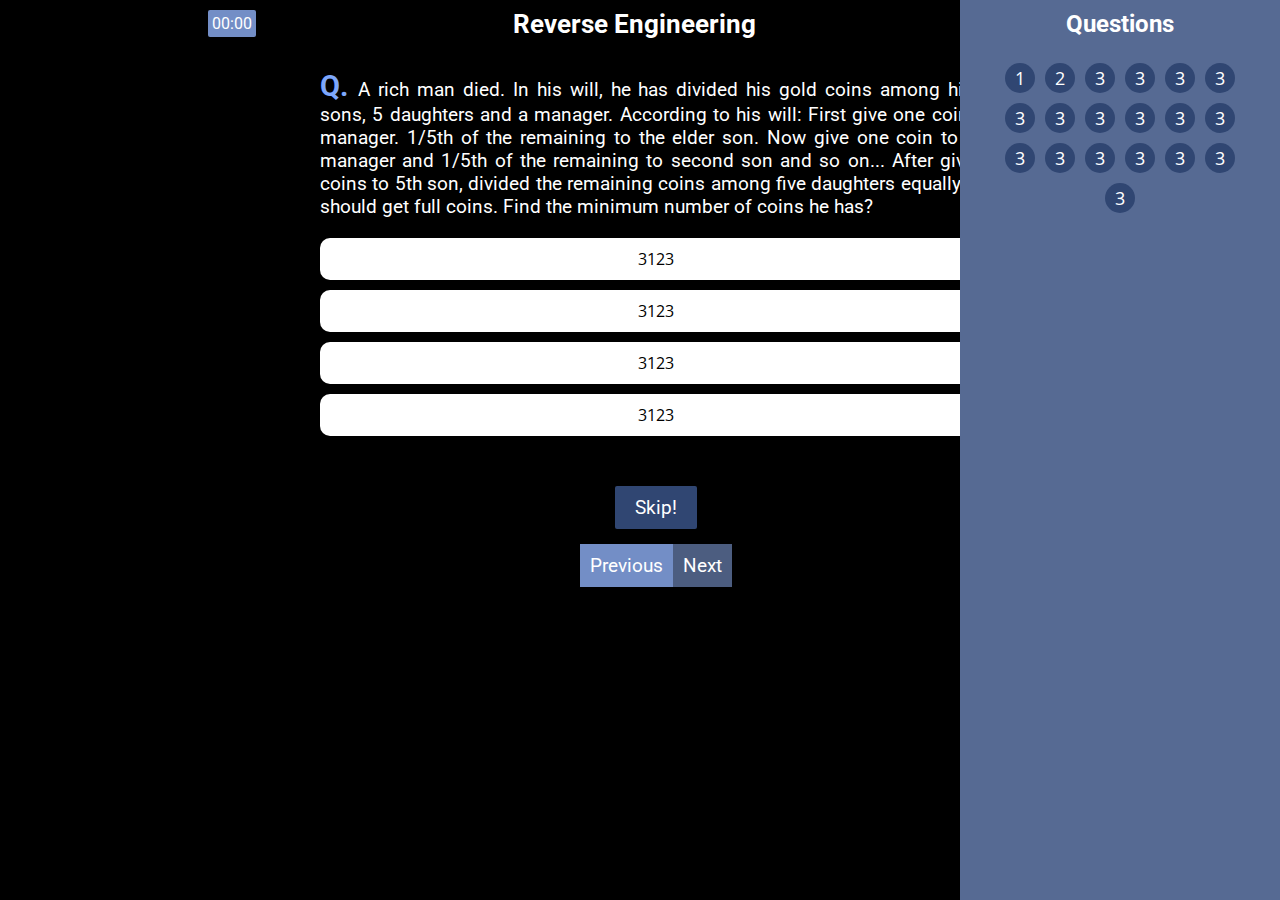
<file: index.html>
<!DOCTYPE html>
<html>
<head>
  <title>Reverse Engineering Quiz</title>
  <meta charset="utf-8">
  <meta name="viewport" content="width=device-width, initial-scale=1.0">
  <link rel="stylesheet" href="style.css" type="text/css">
</head>
<body>
  <div id="overlay">
    <h1>Are you sure that you want to finish?</h1>
    <div class="quit-buttons">
      <span class="dont-quit">Return</span>
      <span class="yes-quit">Finish!</span>
    </div>
  </div>
  <div id="top">
    <div class="time-bar">
      <div class="bar"></div>
    </div>
    <div class="top-bar">
      <div class="time"></div>
      <div class="list-icon">
        Questions
      </div>
      <div class="title">
        Reverse Engineering
      </div>
      <div class="quit">
        Finish
      </div>
    </div>
  </div>
  <div id="bottom">
    <div class="left">
      Previous
    </div>
    <div class="time"></div>
    <div class="right">
      Next
    </div>
  </div>
  <div id="ques-list">
    <div class="cross">
      <img height="40px" width="40px" src="close.svg">
    </div>
    <div class="ques-list-title">
      Questions
    </div>
    <div class="ques-nums">
      <span class="q1">1</span>
      <span class="q2">2</span>
      <span class="q3">3</span>
      <span class="q3">3</span>
      <span class="q3">3</span>
      <span class="q3">3</span>
      <span class="q3">3</span>
      <span class="q3">3</span>
      <span class="q3">3</span>
      <span class="q3">3</span>
      <span class="q3">3</span>
      <span class="q3">3</span>
      <span class="q3">3</span>
      <span class="q3">3</span>
      <span class="q3">3</span>
      <span class="q3">3</span>
      <span class="q3">3</span>
      <span class="q3">3</span>
      <span class="q3">3</span>

    </div>
  </div>
  <div id="container">
    <div class="question">
       A rich man died. In his will, he has divided his gold coins among his 5 sons, 5 daughters and a manager. According to his will: First give one coin to manager. 1/5th of the remaining to the elder son. Now give one coin to the manager and 1/5th of the remaining to second son and so on... After giving coins to 5th son, divided the remaining coins among five daughters equally. All should get full coins. Find the minimum number of coins he has?
    </div>
    <div class="options">
      <ul>
        <li>
          <input type="radio" name="option" id="option1"><label for="option1">3123</label>
        </li>
        <li>
          <input type="radio" name="option" id="option2"><label for="option2">3123</label>
        </li>
        <li>
          <input type="radio" name="option" id="option3"><label for="option3">3123</label>
        </li>
        <li>
          <input type="radio" name="option" id="option4"><label for="option4">3123</label>
        </li>
      </ul>
    </div>
    <div class="reset_btn">
      <div class="skip">Skip!</div>
    </div>
    <div class="prev-next">
      <div class="prev">Previous</div>
      <div class="next">Next</div>      
    </div>
  </div>
    <script src="script.js"></script>
</body>
</html>
</file>
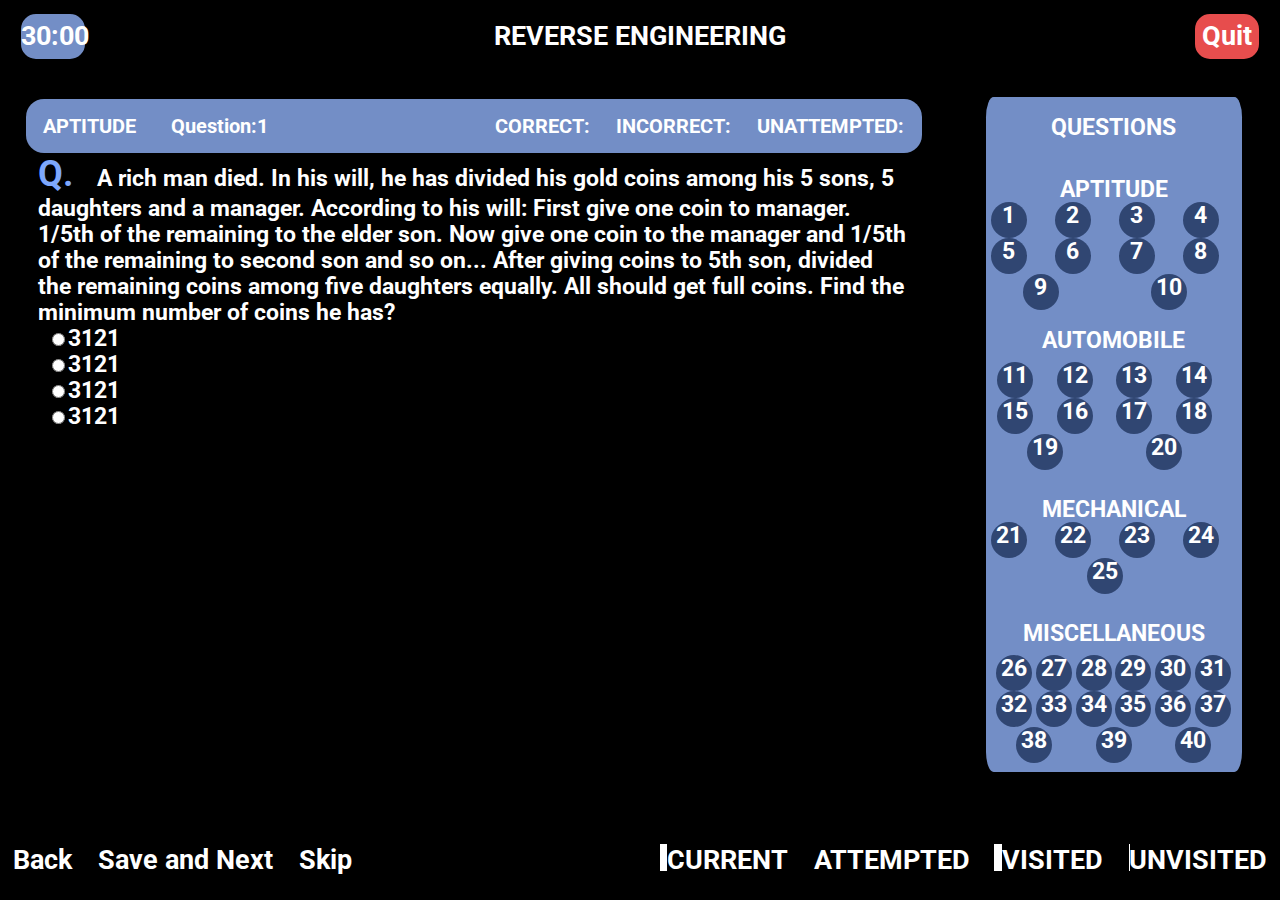
<file: revengg_desktop/index.html>
<!DOCTYPE html>
<html>
<head>
	<meta name="viewport" content="width=device-width, initial-scale=1">
	<title>REVERSE ENGINEERING 2018</title>
	<link rel="stylesheet" href="style.css" type="text/css">
</head>
<body>
	<div class="container">
		<div class="top-bar">
			<div class="time-display">30:00</div>
			<div class="rev-engg-display">REVERSE ENGINEERING</div>
			<div class="quit-display">Quit</div>
		</div>
		<div class="question-type-display">
			<div class="type">APTITUDE</div>
			<div class="question">Question:1 </div>
			<div class="information">
				<div class="correct">CORRECT:</div>
				<div class="incorrect">INCORRECT:</div>
				<div class="unattempted">UNATTEMPTED:</div>
			</div>
		</div>
		<div class="question-window-wrapper">
			<div class="question-display-window">
				<span class="q">Q.</span>
				<span class="question-display">A rich man died. In his will, he has divided his gold coins among his 5 sons, 5 daughters and a manager. According to his will: First give one coin to manager. 1/5th of the remaining to the elder son. Now give one coin to the manager and 1/5th of the remaining to second son and so on... After giving coins to 5th son, divided the remaining coins among five daughters equally. All should get full coins. Find the minimum number of coins he has? 
				</span>
				<label class="option">
					<input type="radio" name="radio">3121
				</label>
				<label class="option">
					<input type="radio" name="radio">3121
				</label>
				<label class="option">
					<input type="radio" name="radio">3121
				</label>
				<label class="option">
					<input type="radio" name="radio">3121
				</label>
			</div>
			<div class="question-no-display"> QUESTIONS
				<div class="question-no-wrapper">
					APTITUDE
					<div class="aptitude">
						<div class="aptitude-questions">1</div>
						<div class="aptitude-questions">2</div>
						<div class="aptitude-questions">3</div>
						<div class="aptitude-questions">4</div>
						<div class="aptitude-questions">5</div>
						<div class="aptitude-questions">6</div>
						<div class="aptitude-questions">7</div>
						<div class="aptitude-questions">8</div>
						<div class="aptitude-questions">9</div>
						<div class="aptitude-questions">10</div>
					</div>
				</div>
				<div class="question-no-wrapper">
					AUTOMOBILE
					<div class="automobile">
						<div class="automobile-questions">11</div>
						<div class="automobile-questions">12</div>
						<div class="automobile-questions">13</div>
						<div class="automobile-questions">14</div>
						<div class="automobile-questions">15</div>
						<div class="automobile-questions">16</div>
						<div class="automobile-questions">17</div>
						<div class="automobile-questions">18</div>
						<div class="automobile-questions">19</div>
						<div class="automobile-questions">20</div>
					</div>
				</div>
				<div class="question-no-wrapper">
					MECHANICAL
					<div class="mechanical">
						<div class="mechanical-questions">21</div>
						<div class="mechanical-questions">22</div>
						<div class="mechanical-questions">23</div>
						<div class="mechanical-questions">24</div>
						<div class="mechanical-questions">25</div>
					</div>
				</div>
				<div class="question-no-wrapper">
					MISCELLANEOUS
					<div class="miscellaneous">
						<div class="miscellaneous-questions">26</div>
						<div class="miscellaneous-questions">27</div>
						<div class="miscellaneous-questions">28</div>
						<div class="miscellaneous-questions">29</div>
						<div class="miscellaneous-questions">30</div>
						<div class="miscellaneous-questions">31</div>
						<div class="miscellaneous-questions">32</div>
						<div class="miscellaneous-questions">33</div>
						<div class="miscellaneous-questions">34</div>
						<div class="miscellaneous-questions">35</div>
						<div class="miscellaneous-questions">36</div>
						<div class="miscellaneous-questions">37</div>
						<div class="miscellaneous-questions">38</div>
						<div class="miscellaneous-questions">39</div>
						<div class="miscellaneous-questions">40</div>
					</div>
				</div>
			</div>
		</div>
		<div class="other-options">
			<div class="back">Back</div>
			<div class="save">Save and Next</div>
			<div class="skip">Skip</div>
			<div class="current">
				<div class="current-color"></div>
				<div class="current-text">CURRENT</div>
			</div>
			<div class="attempted">
				<div class="attempted-color"></div>
				<div class="attempted-text">ATTEMPTED</div>
			</div>
			<div class="visited">
				<div class="visited-color"></div>
				<div class="visited-text">VISITED</div>
			</div>
			<div class="unvisited">
				<div class="unvisited-color"></div>
				<div class="unvisited-text">UNVISITED</div>
			</div>
		</div>
		
	</div>

	<script type="text/javascript">script.js</script>

</body>
</html>
</file>
<file: style.css>
@import url('https://fonts.googleapis.com/css?family=Open+Sans|Roboto');

html, body {
  width: 100%;
  margin: 0;
  padding: 0;
  background-color: #000;
  color: #fff;
  display: flex;
  flex-direction: column;
  align-items: center;
}
#overlay {
  z-index: 9999;
  position: absolute;
  background: rgba(0,0,0,0.8);
  height: 100%;
  width: 100%;
  flex-direction: column;
  align-items: center;
  justify-content: center;
  font-family: 'Roboto', sans-serif;
  display: none;
}
.dont-quit, .yes-quit {
  padding: 5px 10px 5px 10px;
  border-radius: 3px;
  margin: 10px;
  font-size: 1.5em;
  cursor: pointer;
}
.dont-quit {
  background: #738EC6;
}
.yes-quit {
  background: #E74D4D;
}
#top {
  width: 100%;
  display: flex;
  flex-direction: column;
  align-items: center;
  margin-bottom: 30px;
}
#top .time-bar {
  align-self: left;
  width: 0%;
  height: 3px;
  background-color: #738EC6;
  margin-bottom: 5px;
  -webkit-transition: all 0.1s ease-in-out;
  -moz-transition: all 0.1s ease-in-out;
  -o-transition: all 0.1s ease-in-out;
  transition: all 0.1s ease-in-out;
}
#top .top-bar {
  width: 90%;
  display: flex;
  justify-content: space-between;
  font-family: 'Roboto', sans-serif;
  align-items: center;
}
#top .top-bar .time {
  background: #738EC6;
  padding: 4px;
  border-radius: 2px;
  display: none;
}
#top .top-bar .title {
  font-weight: bold;
}
#top .top-bar .quit {
  cursor: pointer;
  background: #E74D4D;
  padding: 4px;
  border-radius: 2px;
}
#top .top-bar .list-icon {
  background: #738EC6;
  padding: 4px;
  border-radius: 2px;
  cursor: pointer;
}

#container {
  width: 90%;
  box-sizing: border-box;
}
#left, #right {
  height: 100%;
  width: 10%;
  position: absolute;
  top: 0;
  display: flex;
  align-items: center;
}
.question::before {
  content: 'Q. ';
  font-size: 1.5em;
  font-weight: bolder;
  color: #7DA7FC;
}
.question {
  font-family: 'Roboto', sans-serif;
}
.options {
  margin-top: 20px;
  font-family: 'Open Sans', sans-serif;
  text-align: center;
  margin-bottom: 50px;
}
.options ul {
  list-style: none;
  margin: 0;
  padding: 0;
}
.options ul li {
  display: block;
}
.options input {
  display: none;
}
.options label {
  cursor: pointer;
  display: block;
  color: #fff;
  margin: auto;
  width: 100%;
  padding: 10px 0 10px 0;
  background-color: #fff;
  color: #000;
  margin-bottom: 10px;
  border-radius: 10px;
  -webkit-transition: 0.2s all ease-in-out;
  -moz-transition: 0.2s all ease-in-out;
  -o-transition: 0.2s all ease-in-out;
  transition: 0.2s all ease-in-out;
}
.options input:checked + label {
  background: #738EC6;
  color: #fff;
}
#bottom {
  position: fixed;
  bottom: 0;
  left: 0;
  width: 100%;
  height: 30px;
  background: #738EC6;
  display: flex;
  align-items: center;
  justify-content: space-around;
  cursor: pointer;
}
#bottom .left img {
  height: 100%;
  transform: rotateZ(-90deg);
}
#bottom .left {
  flex-grow: 1;
  text-align: center;
}
#bottom .right {
  flex-grow: 1;
  text-align: center;
}
#bottom .time {
  background: #566A93;
  text-align: center;
  width: 30%;
  margin: auto;
  height: 100%;
  line-height: 30px;
  vertical-align: middle;
  /*padding-top: 9px;*/
 /* padding: 4px;*/
  border-radius: 2px;
}
#bottom .list-icon {
  text-align: center;
  flex-grow: 1;
  height: 100%;
  background-color: #566A93;
}
#bottom .right img {
  height: 100%;
  transform: rotateZ(90deg);
}
#ques-list {
  padding-top: 10px;
  position: fixed;
  right: 0;
  min-height: 100%;
  width: 100%;
  background-color: #566A93;
  display: flex;
  flex-direction: column;
  align-items: center;
  -webkit-transition: 0.25s all cubic-bezier(0.71, 0.04, 0.1, 0.93);
  -moz-transition: 0.25s all cubic-bezier(0.71, 0.04, 0.1, 0.93);
  -o-transition: 0.25s all cubic-bezier(0.71, 0.04, 0.1, 0.93);
  transition: 0.25s all cubic-bezier(0.71, 0.04, 0.1, 0.93);
}
#ques-list .cross {
  position: absolute;
  top: 5px;
  right: 5px;
  cursor: pointer;
}
#ques-list .ques-list-title {
  font-family: 'Roboto', sans-serif;
  font-weight: bold;
  font-size: 1.5em;
  text-align: center;
  margin-bottom: 20px;
}
#ques-list .ques-nums {
  width: 50%;
  display: flex;
  justify-content: center;
  font-family: 'Open Sans', sans-serif;
  flex-wrap: wrap;
}
#ques-list .ques-nums span {
  cursor: pointer;
  padding: 5px;
  font-size: 18px;
  height: 20px;
  width: 20px;
  margin: 5px;
  display: flex;
  justify-content: center;
  align-items: center;
  background-color: #304672;
  color: #fff;
  border-radius: 50%;
}
.prev-next {
  display: none;
}

.reset_btn {
  align-self: center;
  align-items: center;
  justify-content: center;
  display: flex;
  margin-bottom: 100px;
}

.skip {
  color: #fff;
  font-family: 'Roboto', sans-serif;
  background: #304672;
  padding: 10px 20px 10px 20px;
  border-radius: 2px;
  cursor: pointer;
}

@media only screen and (min-device-width: 700px) {
  #top {
    align-self: left;
    width: 75%;
  }
  #bottom {
    display: none;
  }
  #container {
    align-self: left;
    width: 70%;
    margin-left: 2.5%;
  }
  #container .options {
    align-self: center;
  }
  /*#container .options input {
    visibility: hidden;
  }
  #container .options label {
    cursor: pointer;
    -webkit-transition: 0.5s all ease-in-out;
    -moz-transition: 0.5s all ease-in-out;
    -o-transition: 0.5s all ease-in-out;
    transition: 0.5s all ease-in-out;
  }
  #container .options label:hover {
    background-color: #efefef;
  }
  #container .options label:selected {
    background-color: #000;
  }*/
  #ques-list {
    position: fixed;
    right: 0;
    top: 0;
    width: 25%;
  }
  #ques-list .ques-nums {
    width: 80%;
  }
  .prev-next {
    align-self: center;
    align-items: center;
    justify-content: center;
    display: flex;
    color: #fff;
    font-family: 'Roboto', sans-serif;
  }
  .prev {
    background: #738EC6;
    padding: 10px;
    cursor: pointer;
  }
  .next {
    background: #4C5D80;
    padding: 10px;
    cursor: pointer;
  }
  #ques-list .cross {
    display: none;
  }
  .reset_btn {
    margin-bottom: 15px;
  }
  #top .top-bar .title {
    font-size: 1.6em
  }
  .question::before {
    font-size: 1.5em;
    font-weight: bolder;
    color: #7DA7FC;
  }
  .question {
    font-size: 1.2em;
    width: 75%;
    text-align: justify;
    margin: auto;
  }
  #top .top-bar .quit {
    cursor: pointer;
    font-size: 1.2em;
  }
  .options label {
    width: 75%;
  }
  .skip, .prev, .next {
    font-size: 1.2em;
  }
  #top .top-bar .time {
    display: inline-block;
  }
  #top .top-bar .list-icon {
    display: none;
  }
}
</file>
<file: revengg_desktop/style.css>
@import url('https://fonts.googleapis.com/css?family=Open+Sans|Roboto');
html,body {
	height: 100%;
	width: 100%;
	margin: 0;
	padding: 0;
	background-color: #000;
	color: #fff;
}
body {
	display: flex;
	flex-direction: column;
	/*justify-content: center;*/
	align-items: center;
}
/*-----------------CSS STYLING FOR THE TOP-BAR---------------*/
.top-bar {
	width: 100%;
	height: 8vh;
	background: #000;
	display: flex;
	flex-direction: row;
	justify-content: space-around;
	align-items: center;
}
.time-display {
	font-family: 'Roboto', sans-serif;
	font-size: 3vh;
	font-weight: bold;
	background-color: #738EC6;
	height: 5vh;
	width: 5%;
	text-align: center;
	border: black solid 3px;
	line-height: 5vh;
	border-radius: 2vh;
	margin-right: 29vw;
}
.rev-engg-display {
	font-family: 'Roboto', sans-serif;
	font-size: 3vh;
	font-weight: bold;
}
.quit-display {
	font-family: 'Roboto', sans-serif;
	font-size: 3vh;
	font-weight: bold;
	cursor: pointer;
  	background: #E74D4D;
  	height: 5vh;
  	width: 5%;
  	text-align: center;
	line-height: 5vh;
	border: black solid 3px;
	border-radius: 2vh;
	margin-left: 29vw;
}

/* CSS STYLING FOR QUESTION TYPE DISPLAY */

.question-type-display {
	font-family: 'Roboto', sans-serif;
	font-size: 2.2vh;
	font-weight: bold;
	margin-top: 3vh;
	margin-left: 2vw;
	width: 70%;
	height: 6vh;
	background: #738EC6;
	display: flex;
	flex-direction: row;
	justify-content: space-around;
	align-items: center;
	border-radius: 2vh;
}
.information {
	margin-left: 15vw;
	display: flex;
	flex-direction: row;
	justify-content: space-between;
	align-items: center;
	width: 32vw;
}

/* CSS STYLING FOR QUESTION WINDOW DISPLAY */
.question-window-wrapper {
	font-family: 'Roboto', sans-serif;
	font-size: 2.5vh;
	font-weight: bold;
	display: flex;
	flex-direction: row;
	justify-content: space-around;
	align-items: center;
}

.question-display-window {
	width: 68%;
	height: 76vh;
	/*margin-left: 2vw;*/
	background: #000;
}
.q {
	font-family: 'Roboto', sans-serif;
	font-size: 4vh;
	font-weight: bold;
	margin-right: 2vh;
	height: 90vh;
	color: #7DA7FC;
}
.question-display {
	margin-right: 6vh;
	text-align: justify;

}
.option {
	display: block;
	margin-left: 1vh;
}


/* CSS STYLING FOR QUESTION NO. DISPLAY*/
.question-no-display {
	background: #738EC6;
	border-radius: 3%;
	display: flex;
	flex-direction: column;
	justify-content: space-around;
	align-items: center;
	flex-wrap: wrap;
	width: 20%;
	height: 75vh;
	margin-top: -13.5vh;
}
.question-no-wrapper {
	display: flex;
	flex-direction: column;
	justify-content: space-around;
	align-items: center;
	flex-wrap: wrap;
}
.aptitude {
	height: 10vh;
	display: flex;
	flex-direction: row;
	justify-content: space-around;
	align-items: center;
	flex-wrap: wrap;
}
.aptitude-questions {
	margin-right: 2vh;
	text-align: center;
	border-radius: 50%;
	cursor: pointer;
	width: 4vh;
	height: 4vh;
	background: #304672;
}
.automobile {
	padding: 1vh;
	height: 10vh;
	display: flex;
	flex-direction: row;
	justify-content: space-around;
	align-items: center;
	flex-wrap: wrap;
}
.automobile-questions {
	margin-right: 2vh;
	cursor: pointer;
	width: 4vh;
	height: 4vh;
	background: #304672;
	border-radius: 50%;
	text-align: center;
}
.mechanical {
	height: 7vh;
	display: flex;
	flex-direction: row;
	justify-content: space-around;
	align-items: center;
	flex-wrap: wrap;
}
.mechanical-questions {
	margin-right: 2vh;
	cursor: pointer;
	width: 4vh;
	height: 4vh;
	border-radius: 50%;
	background: #304672;
	text-align: center;
}
.miscellaneous {
	padding: 1vh;
	height: 10vh;
	display: flex;
	flex-direction: row;
	justify-content: space-around;
	align-items: center;
	flex-wrap: wrap;
}
.miscellaneous-questions {
	cursor: pointer;
	width: 4vh;
	height: 4vh;
	border-radius: 50%;
	background: #304672;
	text-align: center;
}
/* CSS STYLING FOR BACK AND NEXT */
.other-options {
	width: 100%;
	height: 5vh;
	display: flex;
	flex-direction: row;
	justify-content: space-around;
	align-items: center;
	font-family: 'Roboto', sans-serif;
	font-size: 3vh;
	font-weight: bold;
	/*clear: both;*/
}
.back:hover {
	cursor: pointer;
	color: #7DA7FC;
}
.save:hover {
	cursor: pointer;
	color: #7DA7FC;
}
.skip {
	/*padding-right: 27vw;*/
	cursor: pointer;
	margin-right: 22vw;
}
.skip:hover {
	color: #7DA7FC;
}
.current {
	width: 10vw;
	display: flex;
	flex-direction: row;
	justify-content: space-between;
}
.current-color {
	background: #fff;
	height: 3vh;
	width: 3vh;
}

.attempted {
	width: 12vw;
	display: flex;
	flex-direction: row;
	justify-content: space-between;
}
.attempted-color {
	background: #fff;
	height: 3vh;
	width: 3vh;
}

.visited {
	width: 8.5vw;
	display: flex;
	flex-direction: row;
	justify-content: space-between;
}
.visited-color {
	background: #fff;
	height: 3vh;
	width: 3vh;
}

.unvisited {
	width: 10.8vw;
	display: flex;
	flex-direction: row;
	justify-content: space-between;
}
.unvisited-color {
	background: #fff;
	height: 3vh;
	width: 3vh;
}

/* ========= Adding media queries =============*/

@media all and (max-width: 1148px) {
	
	.current {
		width: 7vw;
		margin-right: -16vh;
	}

	.attempted {
		width: 8vw;
		margin-right: -17vh;
	}
	.visited {
		width: 5.5vw;
		margin-right: -17vh;
	}
	.unvisited {
		width: 7vw;
	}
	.question-no-display {
		height: 79vh;
		margin-top: -9vh;
		overflow: scroll;
	}
	.question-no-wrapper {
		margin-top: -4vh;
		padding: 2vh;
	}
	.aptitude-questions {
		padding: 1vh;
		margin-left: 1.5vh;
		margin-top: 1vh;
		/*margin-right: 3vh;*/
	}
	.automobile-questions {
		padding: 1vh;
		margin-left: 1vh;
		margin-top: 1vh;
		/*margin-right: 2vh;*/
	}
	.mechanical-questions {
		padding: 1vh;
		/*margin-right: 2.2vh;*/
		margin-top: 1vh;
		margin-left: 1vh;
	}

	.miscellaneous-questions {
		padding: 1vh;
		/*margin-right: 2vh;*/
		margin-top: 1vh;
		margin-left: 3vh;
	}
	

}

@media all and (max-width: 985px) {
	.attempted {
		width: 8.5vw;
	}
	.visited {
		width: 6vw;
	}
	.unvisited {
		width: 7.5vw;
	}
	.aptitude-questions {
		padding: 1vh;
		margin-left: 0.2vh;
		margin-top: 1vh;
		/*margin-right: 3vh;*/
	}
	.automobile-questions {
		padding: 1vh;
		margin-left: -0.2vh;
		margin-top: 1vh;
		/*margin-right: 2vh;*/
	}
	.mechanical-questions {
		padding: 1vh;
		/*margin-right: 2.2vh;*/
		margin-top: 1vh;
		margin-left: 0.2vh;
	}
	.miscellaneous-questions {
		padding: 1vh;
		/*margin-right: 2vh;*/
		margin-top: 1vh;
		margin-left: 1.7vh;
	}
	
}
@media all and (max-width: 861px) {
	.current {
		width: 8vw;
		margin-right: -7vh;
	}
	.attempted {
		width: 9.5vw;
		margin-right: -9vh;
	}
	.visited {
		width: 6.5vw;
		margin-right: -9vh;
	}
	.unvisited {
		width: 8.5vw;
		margin-right: -4vh;
	}
	.aptitude-questions {
		padding: 1vh;
		margin-left: -1vh;
		margin-top: 1vh;
		/*margin-right: 3vh;*/
	}
	.automobile-questions {
		padding: 1vh;
		margin-left: -1.2vh;
		margin-top: 1vh;
		/*margin-right: 2vh;*/
	}
	.mechanical-questions {
		padding: 1vh;
		/*margin-right: 2.2vh;*/
		margin-top: 1vh;
		margin-left: -1vh;
	}
	.miscellaneous-questions {
		padding: 1vh;
		/*margin-right: 2vh;*/
		margin-top: 1vh;
		margin-left: 1.5vh;
	}
}
</file>
